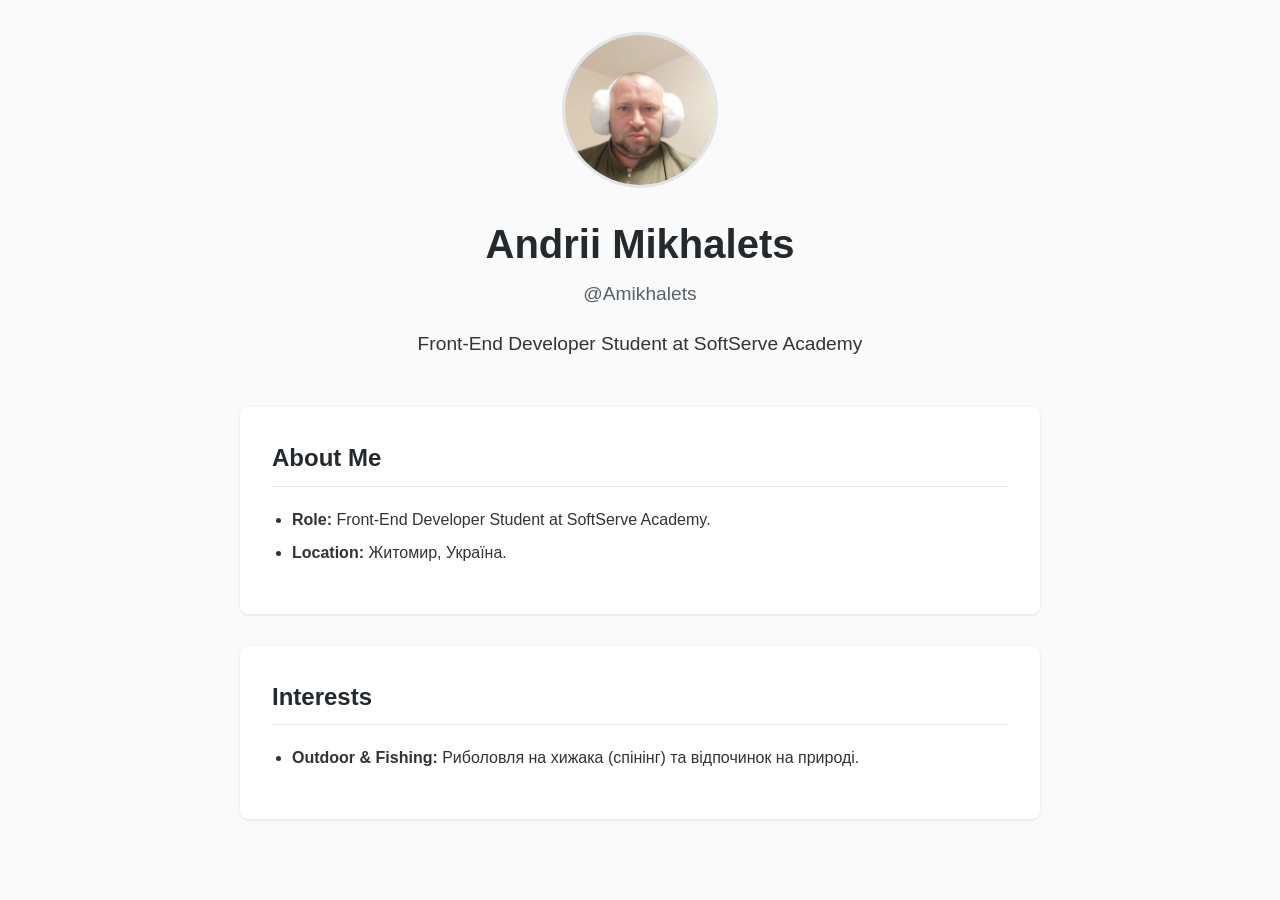
<file: index.html>
<!DOCTYPE html>
<html lang="en">
<head>
    <meta charset="UTF-8">
    <meta name="viewport" content="width=device-width, initial-scale=1.0">
    <title>Andrii Mikhalets | Profile</title>
    <style>
        body {
            font-family: -apple-system, BlinkMacSystemFont, "Segoe UI", Roboto, Helvetica, Arial, sans-serif;
            line-height: 1.6;
            color: #333;
            max-width: 800px;
            margin: 0 auto;
            padding: 2rem;
            background-color: #fafafa;
        }
        header {
            text-align: center;
            margin-bottom: 3rem;
        }
        .profile-photo {
            width: 150px;
            height: 150px;
            border-radius: 50%;
            object-fit: cover;
            margin-bottom: 1rem;
            border: 3px solid #e1e4e8;
        }
        h1 {
            margin: 0;
            font-size: 2.5rem;
            color: #24292e;
        }
        .username {
            font-size: 1.2rem;
            color: #586069;
            margin-top: 0.2rem;
            margin-bottom: 1rem;
        }
        .role {
            font-size: 1.2rem;
            font-weight: 500;
        }
        .links a {
            color: #0366d6;
            text-decoration: none;
            margin: 0 10px;
            font-weight: 600;
        }
        .links a:hover {
            text-decoration: underline;
        }
        section {
            background: #fff;
            padding: 2rem;
            border-radius: 8px;
            box-shadow: 0 1px 3px rgba(0,0,0,0.1);
            margin-bottom: 2rem;
        }
        h2 {
            border-bottom: 1px solid #eaecef;
            padding-bottom: 0.5rem;
            margin-top: 0;
            color: #24292e;
        }
        ul {
            padding-left: 20px;
        }
        li {
            margin-bottom: 0.5rem;
        }
    </style>
</head>
<body>

    <header>
        
        <img src="photo.jpg" alt="Andrii Mikhalets" class="profile-photo">
        <h1>Andrii Mikhalets</h1>
        <p class="username">@Amikhalets</p>
        <p class="role">Front-End Developer Student at SoftServe Academy</p>
       
    </header>

    <main>
        <section>
            <h2>About Me</h2>
            <ul>
                <li><strong>Role:</strong> Front-End Developer Student at SoftServe Academy.</li>
                <li><strong>Location:</strong> Житомир, Україна.</li>
            </ul>
        </section>

        <section>
            <h2>Interests</h2>
            <ul>
                                <li><strong>Outdoor & Fishing:</strong> Риболовля на хижака (спінінг) та відпочинок на природі.</li>
                </ul>
        </section>
    </main>

</body>
</html>
</file>
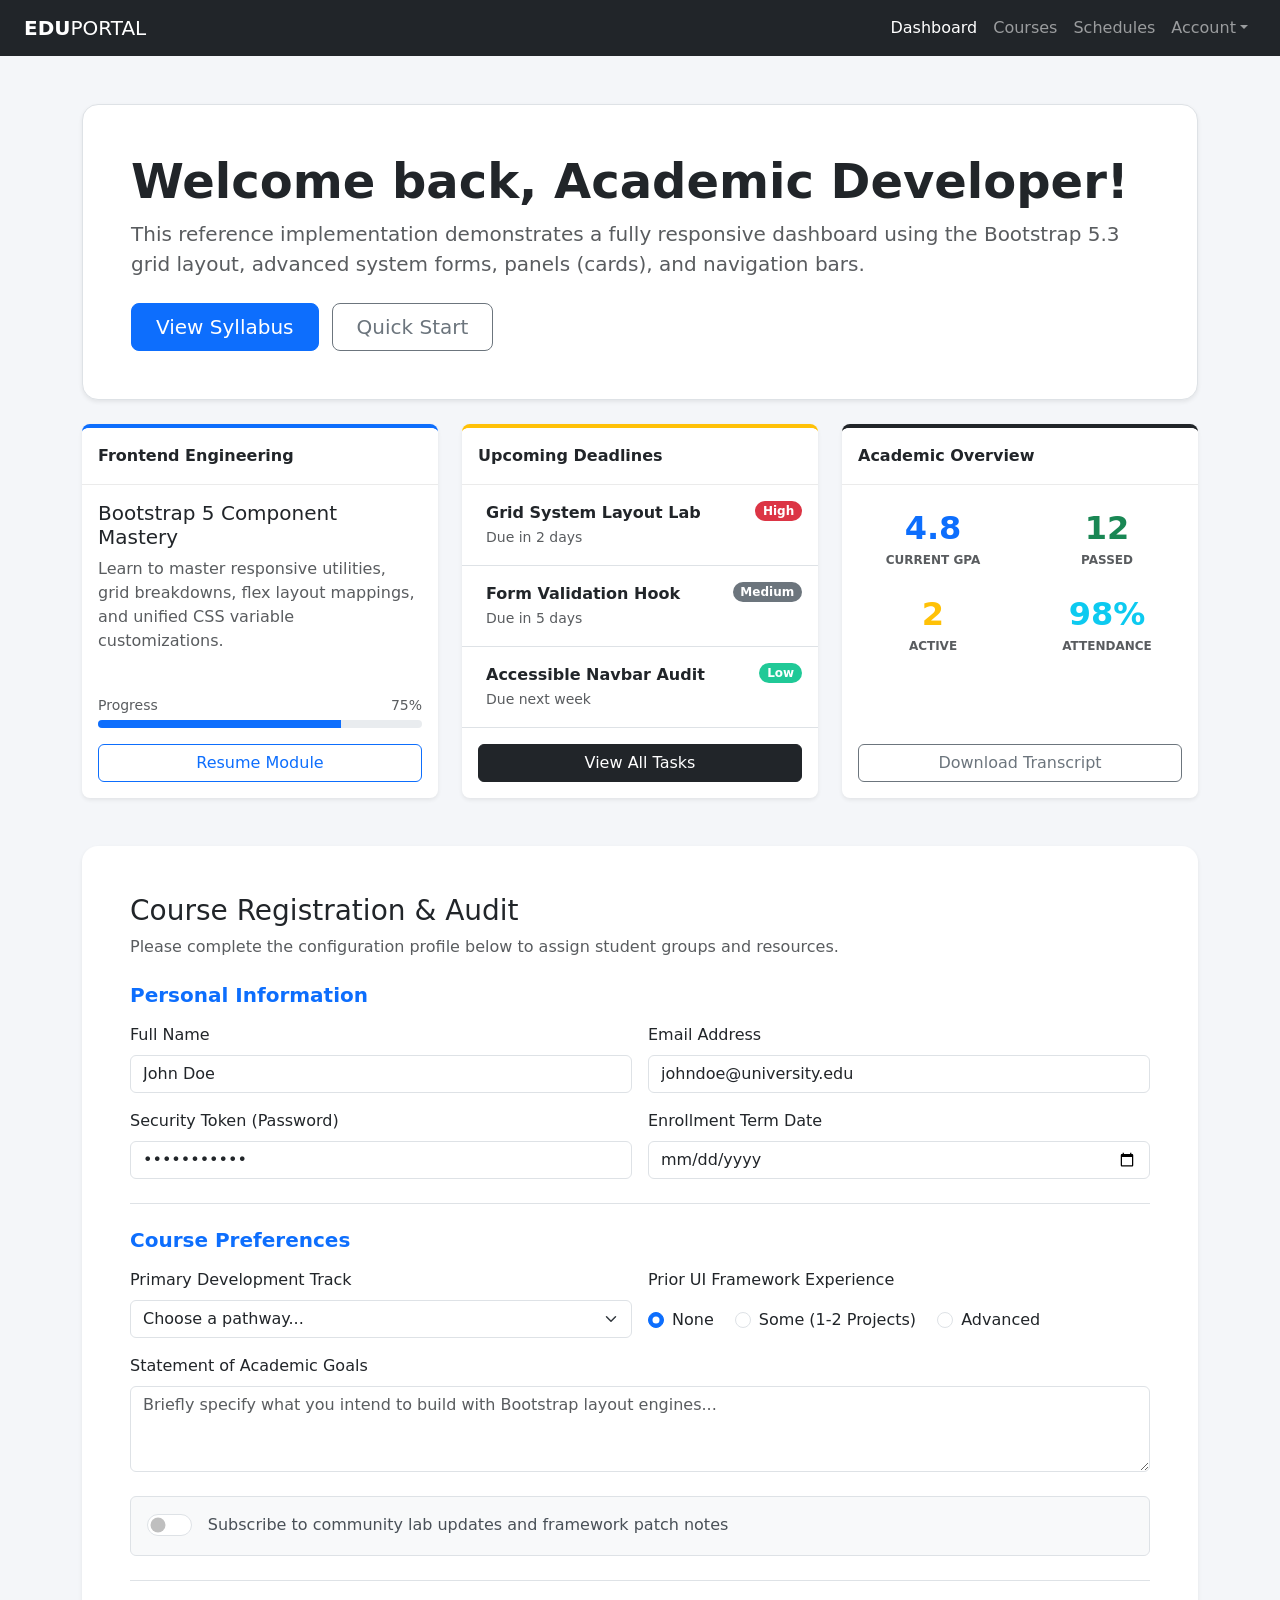
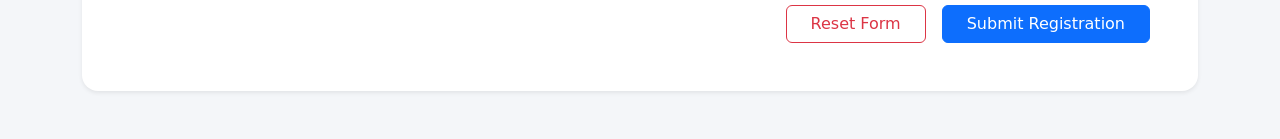
<file: Bootstrap/Index.html>
<!DOCTYPE html>
<html lang="en">
<head>
    <meta charset="UTF-8">
    <meta name="viewport" content="width=device-width, initial-scale=1.0">
    <title>EDUPORTAL Dashboard</title>
    <link href="https://cdn.jsdelivr.net/npm/bootstrap@5.3.0/dist/css/bootstrap.min.css" rel="stylesheet">
    <link rel="stylesheet" href="style.css">
</head>
<body>

    <nav class="navbar navbar-expand-lg navbar-dark bg-dark">
        <div class="container-fluid px-4">
            <a class="navbar-brand" href="#"><strong>EDU</strong>PORTAL</a>
            <button class="navbar-toggler" type="button" data-bs-toggle="collapse" data-bs-target="#navbarNav">
                <span class="navbar-toggler-icon"></span>
            </button>
            <div class="collapse navbar-collapse" id="navbarNav">
                <ul class="navbar-nav ms-auto">
                    <li class="nav-item"><a class="nav-link active" href="#">Dashboard</a></li>
                    <li class="nav-item"><a class="nav-link" href="#">Courses</a></li>
                    <li class="nav-item"><a class="nav-link" href="#">Schedules</a></li>
                    <li class="nav-item dropdown">
                        <a class="nav-link dropdown-toggle" href="#" data-bs-toggle="dropdown">Account</a>
                        <ul class="dropdown-menu dropdown-menu-end">
                            <li><a class="dropdown-item" href="#">My Profile</a></li>
                            <li><a class="dropdown-item" href="#">Settings</a></li>
                            <li><hr class="dropdown-divider"></li>
                            <li><a class="dropdown-item" href="#">Logout</a></li>
                        </ul>
                    </li>
                </ul>
            </div>
        </div>
    </nav>

    <div class="container my-5">
        
        <div class="bg-white p-5 rounded-4 shadow-sm mb-4 border">
            <h1 class="display-5 fw-bold">Welcome back, Academic Developer!</h1>
            <p class="fs-5 text-muted mb-4">This reference implementation demonstrates a fully responsive dashboard using the Bootstrap 5.3 grid layout, advanced system forms, panels (cards), and navigation bars.</p>
            <button class="btn btn-primary btn-lg px-4 me-md-2">View Syllabus</button>
            <button class="btn btn-outline-secondary btn-lg px-4">Quick Start</button>
        </div>

        <div class="row g-4 mb-5">
            
            <div class="col-12 col-lg-4">
                <div class="card h-100 shadow-sm border-0 border-top border-primary border-4 custom-card">
                    <div class="card-header bg-white fw-bold py-3">Frontend Engineering</div>
                    <div class="card-body d-flex flex-column">
                        <h5 class="card-title">Bootstrap 5 Component Mastery</h5>
                        <p class="card-text text-muted">Learn to master responsive utilities, grid breakdowns, flex layout mappings, and unified CSS variable customizations.</p>
                        <div class="mt-auto">
                            <div class="d-flex justify-content-between text-muted small mb-1">
                                <span>Progress</span>
                                <span>75%</span>
                            </div>
                            <div class="progress mb-3" style="height: 8px;">
                                <div class="progress-bar" style="width: 75%"></div>
                            </div>
                            <button class="btn btn-outline-primary w-100">Resume Module</button>
                        </div>
                    </div>
                </div>
            </div>

            <div class="col-12 col-lg-4">
                <div class="card h-100 shadow-sm border-0 border-top border-warning border-4 custom-card">
                    <div class="card-header bg-white fw-bold py-3">Upcoming Deadlines</div>
                    <div class="card-body p-0 d-flex flex-column">
                        <ul class="list-group list-group-flush mb-auto">
                            <li class="list-group-item d-flex justify-content-between align-items-start py-3">
                                <div class="ms-2 me-auto">
                                    <div class="fw-bold">Grid System Layout Lab</div>
                                    <small class="text-muted">Due in 2 days</small>
                                </div>
                                <span class="badge bg-danger rounded-pill">High</span>
                            </li>
                            <li class="list-group-item d-flex justify-content-between align-items-start py-3">
                                <div class="ms-2 me-auto">
                                    <div class="fw-bold">Form Validation Hook</div>
                                    <small class="text-muted">Due in 5 days</small>
                                </div>
                                <span class="badge bg-secondary rounded-pill">Medium</span>
                            </li>
                            <li class="list-group-item d-flex justify-content-between align-items-start py-3">
                                <div class="ms-2 me-auto">
                                    <div class="fw-bold">Accessible Navbar Audit</div>
                                    <small class="text-muted">Due next week</small>
                                </div>
                                <span class="badge bg-success rounded-pill" style="background-color: #20c997 !important;">Low</span>
                            </li>
                        </ul>
                        <div class="p-3 border-top mt-auto">
                            <button class="btn btn-dark w-100">View All Tasks</button>
                        </div>
                    </div>
                </div>
            </div>

            <div class="col-12 col-lg-4">
                <div class="card h-100 shadow-sm border-0 border-top border-dark border-4 custom-card">
                    <div class="card-header bg-white fw-bold py-3">Academic Overview</div>
                    <div class="card-body d-flex flex-column justify-content-center">
                        <div class="row text-center mb-4 mt-2">
                            <div class="col-6">
                                <h2 class="fw-bold text-primary mb-0">4.8</h2>
                                <small class="text-muted text-uppercase fw-semibold" style="font-size: 0.75rem;">Current GPA</small>
                            </div>
                            <div class="col-6">
                                <h2 class="fw-bold text-success mb-0">12</h2>
                                <small class="text-muted text-uppercase fw-semibold" style="font-size: 0.75rem;">Passed</small>
                            </div>
                        </div>
                        <div class="row text-center mb-4">
                            <div class="col-6">
                                <h2 class="fw-bold text-warning mb-0">2</h2>
                                <small class="text-muted text-uppercase fw-semibold" style="font-size: 0.75rem;">Active</small>
                            </div>
                            <div class="col-6">
                                <h2 class="fw-bold text-info mb-0" style="color: #0dcaf0 !important;">98%</h2>
                                <small class="text-muted text-uppercase fw-semibold" style="font-size: 0.75rem;">Attendance</small>
                            </div>
                        </div>
                        <button class="btn btn-outline-secondary w-100 mt-auto">Download Transcript</button>
                    </div>
                </div>
            </div>
        </div>

        <div class="card shadow-sm border-0 mb-5 rounded-4 custom-card">
            <div class="card-body p-5">
                <h3 class="mb-2">Course Registration & Audit</h3>
                <p class="text-muted mb-4">Please complete the configuration profile below to assign student groups and resources.</p>
                
                <form>
                    <h5 class="mb-3 text-primary fw-semibold">Personal Information</h5>
                    <div class="row g-3 mb-4">
                        <div class="col-md-6">
                            <label class="form-label">Full Name</label>
                            <input type="text" class="form-control" value="John Doe">
                        </div>
                        <div class="col-md-6">
                            <label class="form-label">Email Address</label>
                            <input type="email" class="form-control" value="johndoe@university.edu">
                        </div>
                        <div class="col-md-6">
                            <label class="form-label">Security Token (Password)</label>
                            <input type="password" class="form-control" value="password123">
                        </div>
                        <div class="col-md-6">
                            <label class="form-label">Enrollment Term Date</label>
                            <input type="date" class="form-control">
                        </div>
                    </div>

                    <h5 class="mb-3 text-primary fw-semibold border-top pt-4">Course Preferences</h5>
                    <div class="row g-3 mb-4">
                        <div class="col-md-6">
                            <label class="form-label">Primary Development Track</label>
                            <select class="form-select">
                                <option selected>Choose a pathway...</option>
                                <option value="1">Frontend Architecture</option>
                                <option value="2">Backend Engineering</option>
                                <option value="3">Full-Stack Advanced</option>
                            </select>
                        </div>
                        <div class="col-md-6">
                            <label class="form-label d-block">Prior UI Framework Experience</label>
                            <div class="form-check form-check-inline mt-2">
                                <input class="form-check-input" type="radio" name="experience" id="expNone" checked>
                                <label class="form-check-label" for="expNone">None</label>
                            </div>
                            <div class="form-check form-check-inline">
                                <input class="form-check-input" type="radio" name="experience" id="expSome">
                                <label class="form-check-label" for="expSome">Some (1-2 Projects)</label>
                            </div>
                            <div class="form-check form-check-inline">
                                <input class="form-check-input" type="radio" name="experience" id="expAdv">
                                <label class="form-check-label" for="expAdv">Advanced</label>
                            </div>
                        </div>
                        <div class="col-12">
                            <label class="form-label">Statement of Academic Goals</label>
                            <textarea class="form-control" rows="3" placeholder="Briefly specify what you intend to build with Bootstrap layout engines..."></textarea>
                        </div>
                    </div>

                    <div class="mb-4 bg-light p-3 rounded border">
                        <div class="form-check form-switch d-flex align-items-center">
                            <input class="form-check-input mt-0" type="checkbox" id="newsletterSwitch">
                            <label class="form-check-label ms-3" for="newsletterSwitch">Subscribe to community lab updates and framework patch notes</label>
                        </div>
                    </div>

                    <div class="d-flex justify-content-center justify-content-md-end gap-3 border-top pt-4">
                        <button type="reset" class="btn btn-outline-danger px-4">Reset Form</button>
                        <button type="submit" class="btn btn-primary px-4">Submit Registration</button>
                    </div>
                </form>
            </div>
        </div>

    </div> <script src="https://cdn.jsdelivr.net/npm/bootstrap@5.3.0/dist/js/bootstrap.bundle.min.js"></script>
</body>
</html>
</file>
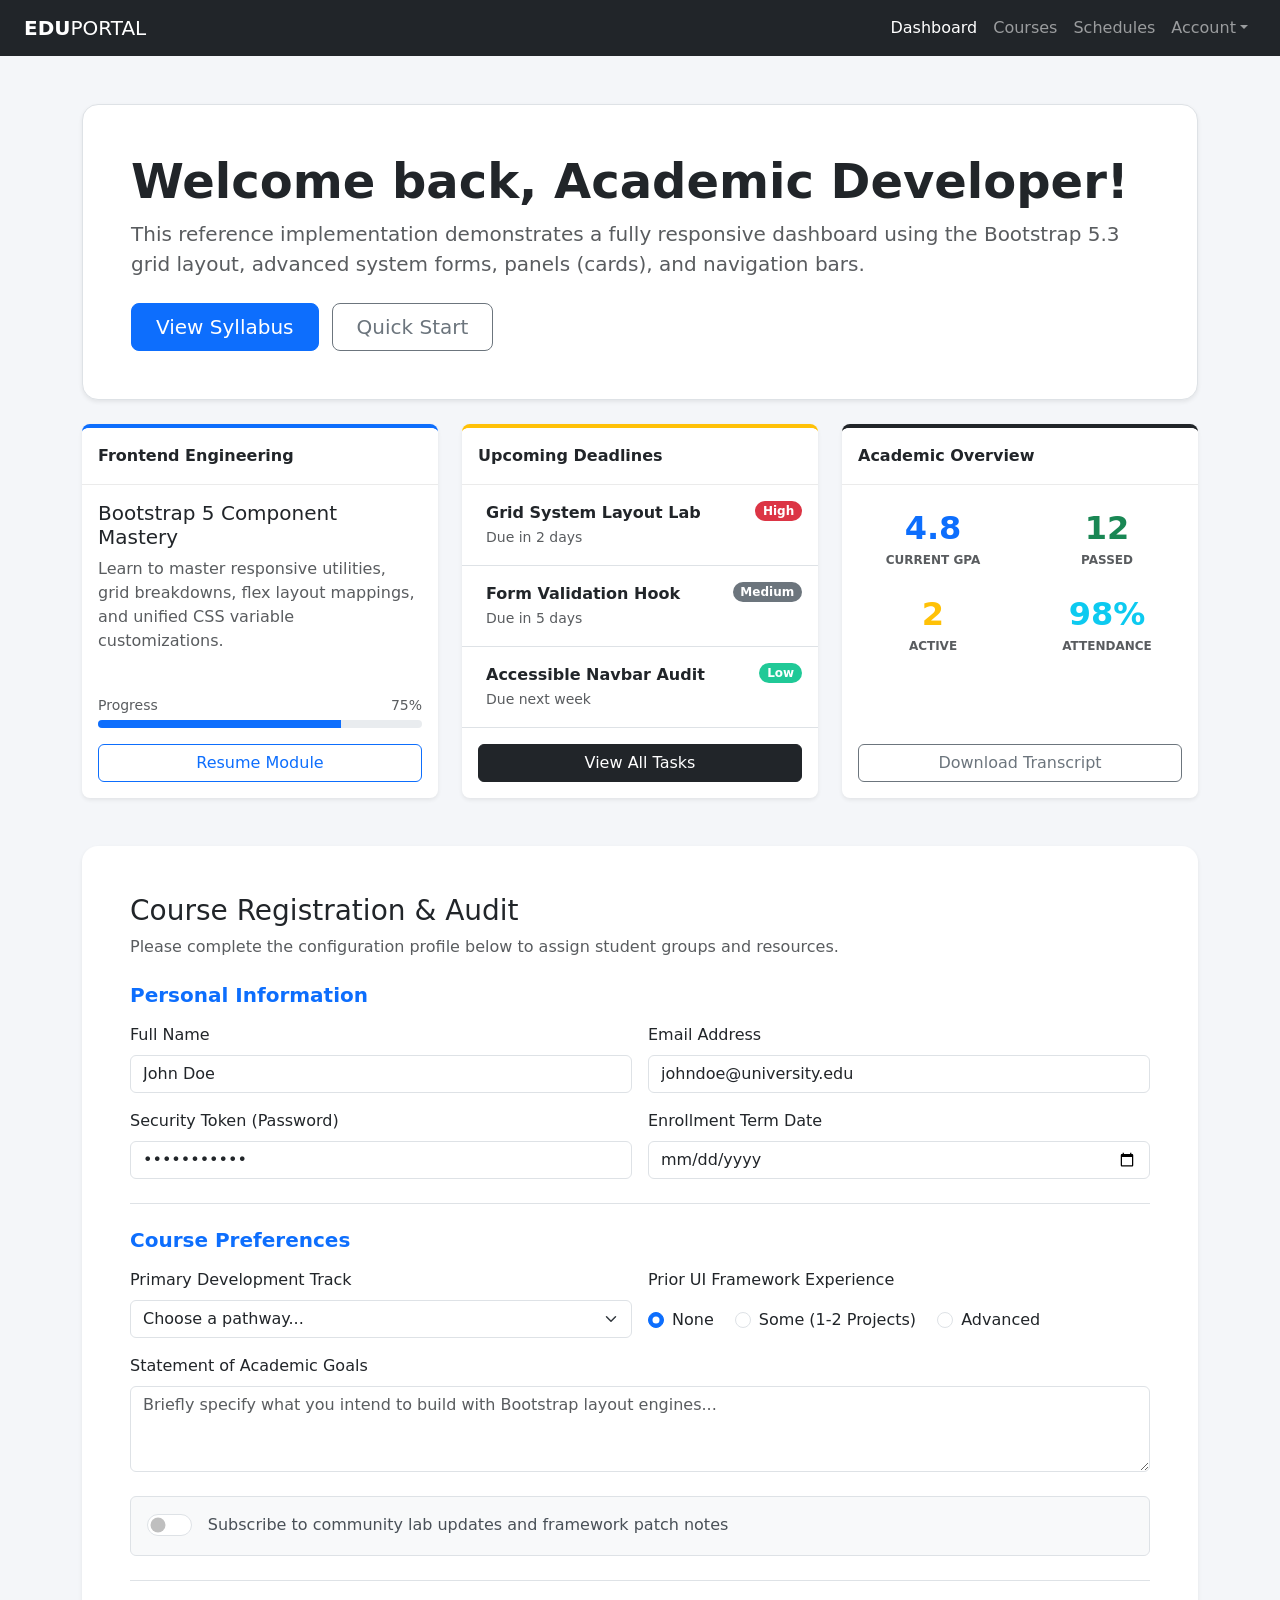
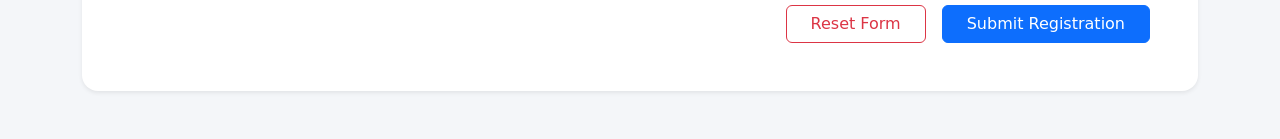
<file: Bootstrap/index.html>
<!DOCTYPE html>
<html lang="en">
<head>
    <meta charset="UTF-8">
    <meta name="viewport" content="width=device-width, initial-scale=1.0">
    <title>EDUPORTAL Dashboard</title>
    <link href="https://cdn.jsdelivr.net/npm/bootstrap@5.3.0/dist/css/bootstrap.min.css" rel="stylesheet">
    <link rel="stylesheet" href="style.css">
</head>
<body>

    <nav class="navbar navbar-expand-lg navbar-dark bg-dark">
        <div class="container-fluid px-4">
            <a class="navbar-brand" href="#"><strong>EDU</strong>PORTAL</a>
            <button class="navbar-toggler" type="button" data-bs-toggle="collapse" data-bs-target="#navbarNav">
                <span class="navbar-toggler-icon"></span>
            </button>
            <div class="collapse navbar-collapse" id="navbarNav">
                <ul class="navbar-nav ms-auto">
                    <li class="nav-item"><a class="nav-link active" href="#">Dashboard</a></li>
                    <li class="nav-item"><a class="nav-link" href="#">Courses</a></li>
                    <li class="nav-item"><a class="nav-link" href="#">Schedules</a></li>
                    <li class="nav-item dropdown">
                        <a class="nav-link dropdown-toggle" href="#" data-bs-toggle="dropdown">Account</a>
                        <ul class="dropdown-menu dropdown-menu-end">
                            <li><a class="dropdown-item" href="#">My Profile</a></li>
                            <li><a class="dropdown-item" href="#">Settings</a></li>
                            <li><hr class="dropdown-divider"></li>
                            <li><a class="dropdown-item" href="#">Logout</a></li>
                        </ul>
                    </li>
                </ul>
            </div>
        </div>
    </nav>

    <div class="container my-5">
        
        <div class="bg-white p-5 rounded-4 shadow-sm mb-4 border">
            <h1 class="display-5 fw-bold">Welcome back, Academic Developer!</h1>
            <p class="fs-5 text-muted mb-4">This reference implementation demonstrates a fully responsive dashboard using the Bootstrap 5.3 grid layout, advanced system forms, panels (cards), and navigation bars.</p>
            <button class="btn btn-primary btn-lg px-4 me-md-2">View Syllabus</button>
            <button class="btn btn-outline-secondary btn-lg px-4">Quick Start</button>
        </div>

        <div class="row g-4 mb-5">
            
            <div class="col-12 col-lg-4">
                <div class="card h-100 shadow-sm border-0 border-top border-primary border-4 custom-card">
                    <div class="card-header bg-white fw-bold py-3">Frontend Engineering</div>
                    <div class="card-body d-flex flex-column">
                        <h5 class="card-title">Bootstrap 5 Component Mastery</h5>
                        <p class="card-text text-muted">Learn to master responsive utilities, grid breakdowns, flex layout mappings, and unified CSS variable customizations.</p>
                        <div class="mt-auto">
                            <div class="d-flex justify-content-between text-muted small mb-1">
                                <span>Progress</span>
                                <span>75%</span>
                            </div>
                            <div class="progress mb-3" style="height: 8px;">
                                <div class="progress-bar" style="width: 75%"></div>
                            </div>
                            <button class="btn btn-outline-primary w-100">Resume Module</button>
                        </div>
                    </div>
                </div>
            </div>

            <div class="col-12 col-lg-4">
                <div class="card h-100 shadow-sm border-0 border-top border-warning border-4 custom-card">
                    <div class="card-header bg-white fw-bold py-3">Upcoming Deadlines</div>
                    <div class="card-body p-0 d-flex flex-column">
                        <ul class="list-group list-group-flush mb-auto">
                            <li class="list-group-item d-flex justify-content-between align-items-start py-3">
                                <div class="ms-2 me-auto">
                                    <div class="fw-bold">Grid System Layout Lab</div>
                                    <small class="text-muted">Due in 2 days</small>
                                </div>
                                <span class="badge bg-danger rounded-pill">High</span>
                            </li>
                            <li class="list-group-item d-flex justify-content-between align-items-start py-3">
                                <div class="ms-2 me-auto">
                                    <div class="fw-bold">Form Validation Hook</div>
                                    <small class="text-muted">Due in 5 days</small>
                                </div>
                                <span class="badge bg-secondary rounded-pill">Medium</span>
                            </li>
                            <li class="list-group-item d-flex justify-content-between align-items-start py-3">
                                <div class="ms-2 me-auto">
                                    <div class="fw-bold">Accessible Navbar Audit</div>
                                    <small class="text-muted">Due next week</small>
                                </div>
                                <span class="badge bg-success rounded-pill" style="background-color: #20c997 !important;">Low</span>
                            </li>
                        </ul>
                        <div class="p-3 border-top mt-auto">
                            <button class="btn btn-dark w-100">View All Tasks</button>
                        </div>
                    </div>
                </div>
            </div>

            <div class="col-12 col-lg-4">
                <div class="card h-100 shadow-sm border-0 border-top border-dark border-4 custom-card">
                    <div class="card-header bg-white fw-bold py-3">Academic Overview</div>
                    <div class="card-body d-flex flex-column justify-content-center">
                        <div class="row text-center mb-4 mt-2">
                            <div class="col-6">
                                <h2 class="fw-bold text-primary mb-0">4.8</h2>
                                <small class="text-muted text-uppercase fw-semibold" style="font-size: 0.75rem;">Current GPA</small>
                            </div>
                            <div class="col-6">
                                <h2 class="fw-bold text-success mb-0">12</h2>
                                <small class="text-muted text-uppercase fw-semibold" style="font-size: 0.75rem;">Passed</small>
                            </div>
                        </div>
                        <div class="row text-center mb-4">
                            <div class="col-6">
                                <h2 class="fw-bold text-warning mb-0">2</h2>
                                <small class="text-muted text-uppercase fw-semibold" style="font-size: 0.75rem;">Active</small>
                            </div>
                            <div class="col-6">
                                <h2 class="fw-bold text-info mb-0" style="color: #0dcaf0 !important;">98%</h2>
                                <small class="text-muted text-uppercase fw-semibold" style="font-size: 0.75rem;">Attendance</small>
                            </div>
                        </div>
                        <button class="btn btn-outline-secondary w-100 mt-auto">Download Transcript</button>
                    </div>
                </div>
            </div>
        </div>

        <div class="card shadow-sm border-0 mb-5 rounded-4 custom-card">
            <div class="card-body p-5">
                <h3 class="mb-2">Course Registration & Audit</h3>
                <p class="text-muted mb-4">Please complete the configuration profile below to assign student groups and resources.</p>
                
                <form>
                    <h5 class="mb-3 text-primary fw-semibold">Personal Information</h5>
                    <div class="row g-3 mb-4">
                        <div class="col-md-6">
                            <label class="form-label">Full Name</label>
                            <input type="text" class="form-control" value="John Doe">
                        </div>
                        <div class="col-md-6">
                            <label class="form-label">Email Address</label>
                            <input type="email" class="form-control" value="johndoe@university.edu">
                        </div>
                        <div class="col-md-6">
                            <label class="form-label">Security Token (Password)</label>
                            <input type="password" class="form-control" value="password123">
                        </div>
                        <div class="col-md-6">
                            <label class="form-label">Enrollment Term Date</label>
                            <input type="date" class="form-control">
                        </div>
                    </div>

                    <h5 class="mb-3 text-primary fw-semibold border-top pt-4">Course Preferences</h5>
                    <div class="row g-3 mb-4">
                        <div class="col-md-6">
                            <label class="form-label">Primary Development Track</label>
                            <select class="form-select">
                                <option selected>Choose a pathway...</option>
                                <option value="1">Frontend Architecture</option>
                                <option value="2">Backend Engineering</option>
                                <option value="3">Full-Stack Advanced</option>
                            </select>
                        </div>
                        <div class="col-md-6">
                            <label class="form-label d-block">Prior UI Framework Experience</label>
                            <div class="form-check form-check-inline mt-2">
                                <input class="form-check-input" type="radio" name="experience" id="expNone" checked>
                                <label class="form-check-label" for="expNone">None</label>
                            </div>
                            <div class="form-check form-check-inline">
                                <input class="form-check-input" type="radio" name="experience" id="expSome">
                                <label class="form-check-label" for="expSome">Some (1-2 Projects)</label>
                            </div>
                            <div class="form-check form-check-inline">
                                <input class="form-check-input" type="radio" name="experience" id="expAdv">
                                <label class="form-check-label" for="expAdv">Advanced</label>
                            </div>
                        </div>
                        <div class="col-12">
                            <label class="form-label">Statement of Academic Goals</label>
                            <textarea class="form-control" rows="3" placeholder="Briefly specify what you intend to build with Bootstrap layout engines..."></textarea>
                        </div>
                    </div>

                    <div class="mb-4 bg-light p-3 rounded border">
                        <div class="form-check form-switch d-flex align-items-center">
                            <input class="form-check-input mt-0" type="checkbox" id="newsletterSwitch">
                            <label class="form-check-label ms-3" for="newsletterSwitch">Subscribe to community lab updates and framework patch notes</label>
                        </div>
                    </div>

                    <div class="d-flex justify-content-center justify-content-md-end gap-3 border-top pt-4">
                        <button type="reset" class="btn btn-outline-danger px-4">Reset Form</button>
                        <button type="submit" class="btn btn-primary px-4">Submit Registration</button>
                    </div>
                </form>
            </div>
        </div>

    </div> <script src="https://cdn.jsdelivr.net/npm/bootstrap@5.3.0/dist/js/bootstrap.bundle.min.js"></script>
</body>
</html>
</file>
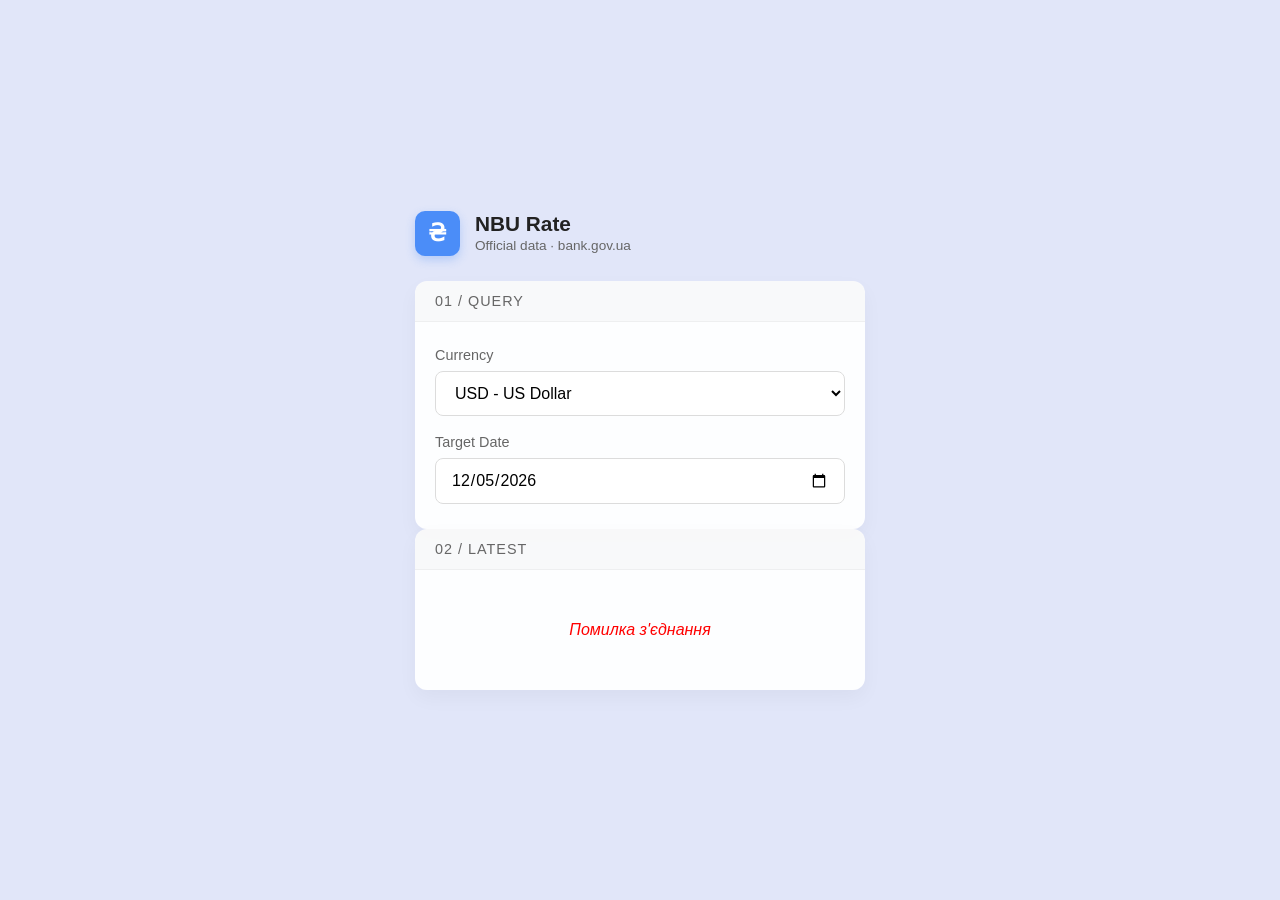
<file: Calculator/index.html>
<!DOCTYPE html>
<html lang="uk">
<head>
    <meta charset="UTF-8">
    <meta name="viewport" content="width=device-width, initial-scale=1.0">
    <title>NBU Rate</title>
    <link rel="stylesheet" href="style.css">
</head>
<body>
    <div class="container">
        <header>
            <div class="brand">
                <span class="logo">₴</span>
                <div class="brand-text">
                    <span class="title">NBU Rate</span>
                    <span class="subtitle">Official data · bank.gov.ua</span>
                </div>
            </div>
        </header>

        <main>
            <section class="panel">
                <div class="panel-header">01 / Query</div>
                <div class="panel-content">
                    <div class="form-group">
                        <label for="currency-select">Currency</label>
                        <select id="currency-select">
                            <option value="USD">USD - US Dollar</option>
                            <option value="EUR">EUR - Euro</option>
                            <option value="PLN">PLN - Polish Zloty</option>
                        </select>
                    </div>
                    <div class="form-group">
                        <label for="date-input">Target Date</label>
                        <input type="date" id="date-input">
                    </div>
                </div>
            </section>

            <section class="panel">
                <div class="panel-header">02 / Latest</div>
                <div class="panel-content" id="latest-rate-container">
                </div>
            </section>
        </main>
    </div>
    <script src="app.js"></script>
</body>
</html>
</file>
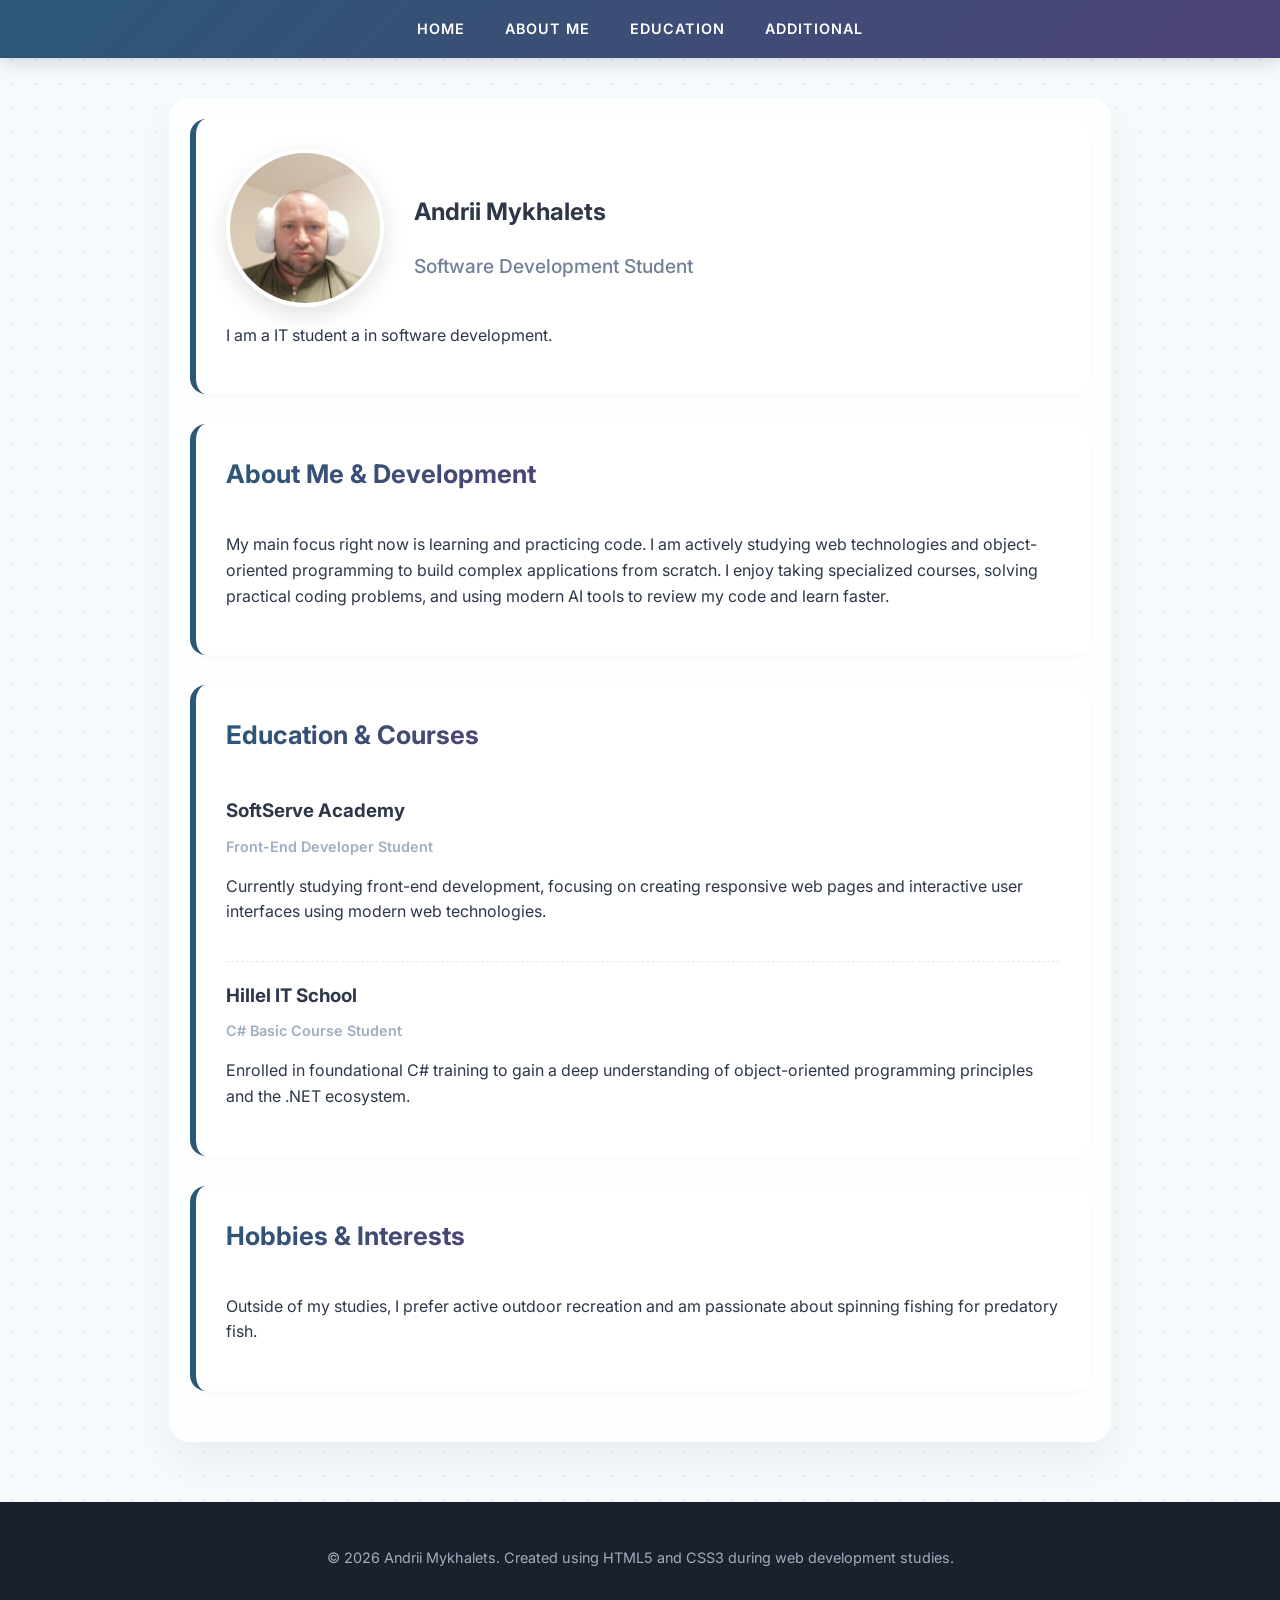
<file: CSS-2HW/index.html>
<!DOCTYPE html>
<html lang="en">
<head>
    <meta charset="UTF-8">
    <meta name="viewport" content="width=device-width, initial-scale=1.0">
    <title>Resume | Andrii Mykhalets</title>
    <link rel="stylesheet" href="style.css">
</head>
<body>

    <header>
        <nav>
            <ul>
                <li><a href="#about">HOME</a></li>
                <li><a href="#personal">ABOUT ME</a></li>
                <li><a href="#education">EDUCATION</a></li>
                <li><a href="#add">ADDITIONAL</a></li>
            </ul>
        </nav>
    </header>

    <div class="container">
        
        <section id="about">
            <div class="profile-wrapper">
                <img src="foto.png" alt="Profile photo of Andrii Mykhalets">
                <div>
                    <h1>Andrii Mykhalets</h1>
                    <p class="subtitle">Software Development Student</p>
                </div>
            </div>
            <p>I am a IT student a in software development.</p>
        </section>

        <section id="personal">
            <h2>About Me & Development</h2>
            <p>My main focus right now is learning and practicing code. I am actively studying web technologies and object-oriented programming to build complex applications from scratch. I enjoy taking specialized courses, solving practical coding problems, and using modern AI tools to review my code and learn faster.</p>
        </section>

        <section id="education">
            <h2>Education & Courses</h2>
            <div class="job-entry">
                <h3>SoftServe Academy</h3>
                <p class="job-date">Front-End Developer Student</p>
                <p>Currently studying front-end development, focusing on creating responsive web pages and interactive user interfaces using modern web technologies.</p>
            </div>
            
            <div class="job-entry" style="margin-top: 15px;">
                <h3>Hillel IT School</h3>
                <p class="job-date">C# Basic Course Student</p>
                <p>Enrolled in foundational C# training to gain a deep understanding of object-oriented programming principles and the .NET ecosystem.</p>
            </div>
        </section>

        <section id="add">
            <h2>Hobbies & Interests</h2>
            <p>Outside of my studies, I prefer active outdoor recreation and am passionate about spinning fishing for predatory fish.</p>
        </section>
    </div>

    <footer>
        <p>&copy; 2026 Andrii Mykhalets. Created using HTML5 and CSS3 during web development studies.</p>
    </footer>

</body>
</html>
</file>
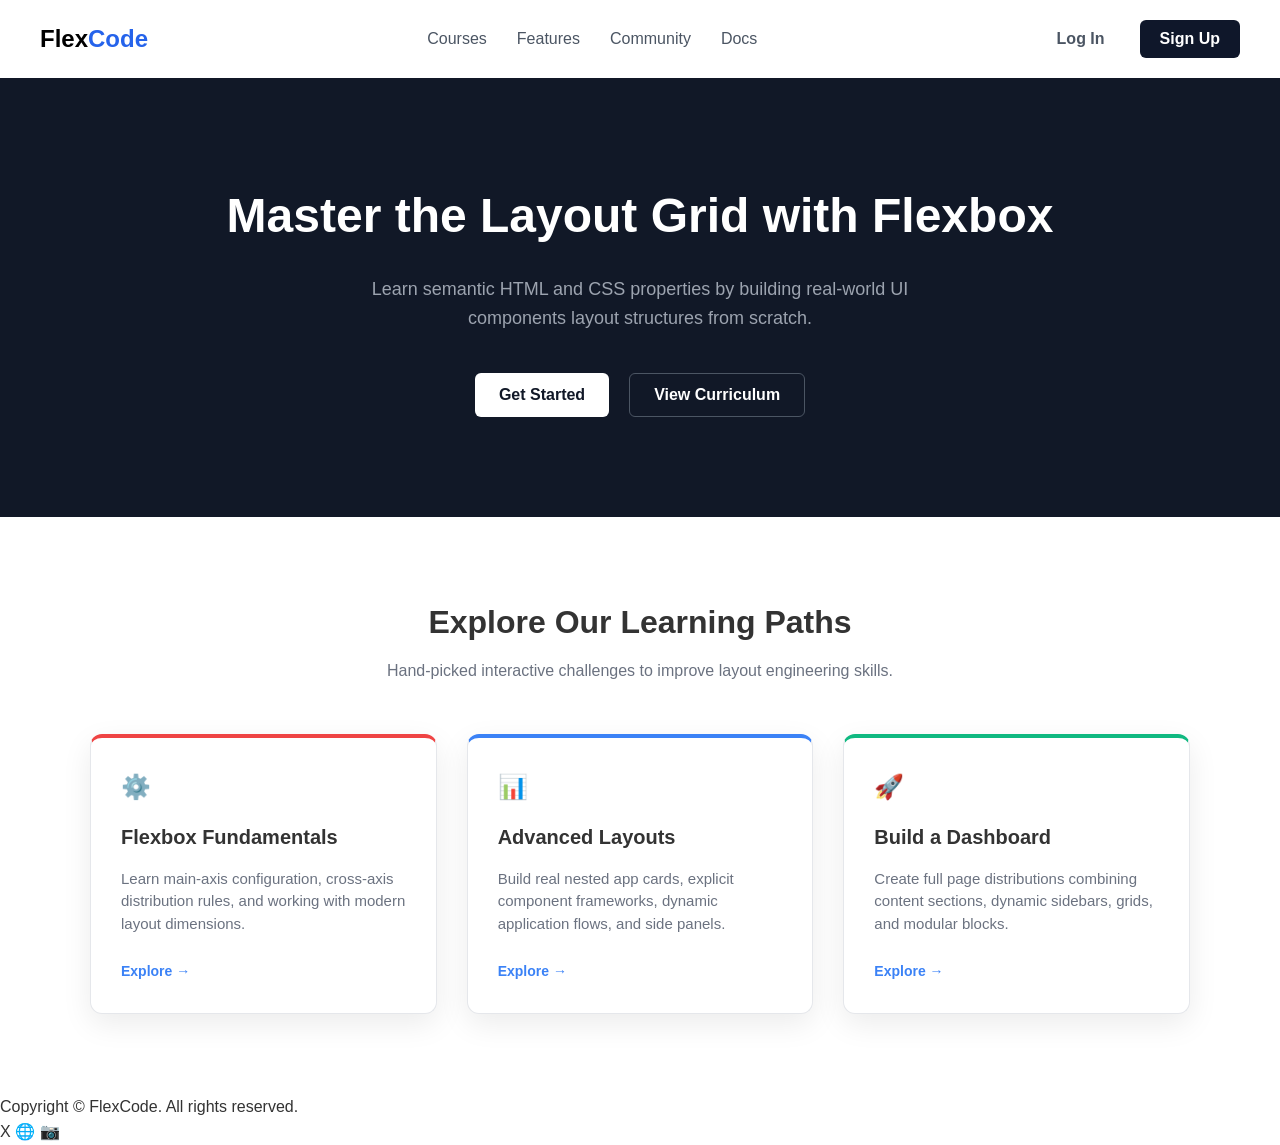
<file: CSS-FlexHW/index.html>
<!DOCTYPE html>
<html lang="uk">
<head>
    <meta charset="UTF-8">
    <meta name="viewport" content="width=device-width, initial-scale=1.0">
    <title>FlexCode - Layout Grid</title>
    <link rel="stylesheet" href="style.css">
</head>
<body>

    <header class="header">
        <div class="logo">
            <span class="text-black">Flex</span><span class="text-blue">Code</span>
        </div>
        
        <nav class="main-nav">
            <a href="#">Courses</a>
            <a href="#">Features</a>
            <a href="#">Community</a>
            <a href="#">Docs</a>
        </nav>

        <div class="auth-buttons">
            <button class="btn-login">Log In</button>
            <button class="btn-signup">Sign Up</button>
        </div>
    </header>

    <section class="hero">
        <h1>Master the Layout Grid with Flexbox</h1>
        <p>Learn semantic HTML and CSS properties by building real-world UI components layout structures from scratch.</p>
        <div class="hero-actions">
            <button class="btn-light">Get Started</button>
            <button class="btn-dark">View Curriculum</button>
        </div>
    </section>

    <section class="learning-paths">
        <h2>Explore Our Learning Paths</h2>
        <p>Hand-picked interactive challenges to improve layout engineering skills.</p>
        
        <div class="cards-container">
            <div class="card card-red">
                <div class="icon">⚙️</div>
                <h3>Flexbox Fundamentals</h3>
                <p>Learn main-axis configuration, cross-axis distribution rules, and working with modern layout dimensions.</p>
                <a href="#" class="explore-link">Explore &rarr;</a>
            </div>

            <div class="card card-blue">
                <div class="icon">📊</div>
                <h3>Advanced Layouts</h3>
                <p>Build real nested app cards, explicit component frameworks, dynamic application flows, and side panels.</p>
                <a href="#" class="explore-link">Explore &rarr;</a>
            </div>

            <div class="card card-green">
                <div class="icon">🚀</div>
                <h3>Build a Dashboard</h3>
                <p>Create full page distributions combining content sections, dynamic sidebars, grids, and modular blocks.</p>
                <a href="#" class="explore-link">Explore &rarr;</a>
            </div>
        </div>
    </section>

    <footer class="footer">
        <p>Copyright © FlexCode. All rights reserved.</p>
        <div class="social-icons">
            <a href="#">X</a>
            <a href="#">🌐</a>
            <a href="#">📷</a>
        </div>
    </footer>

</body>
</html>
</file>
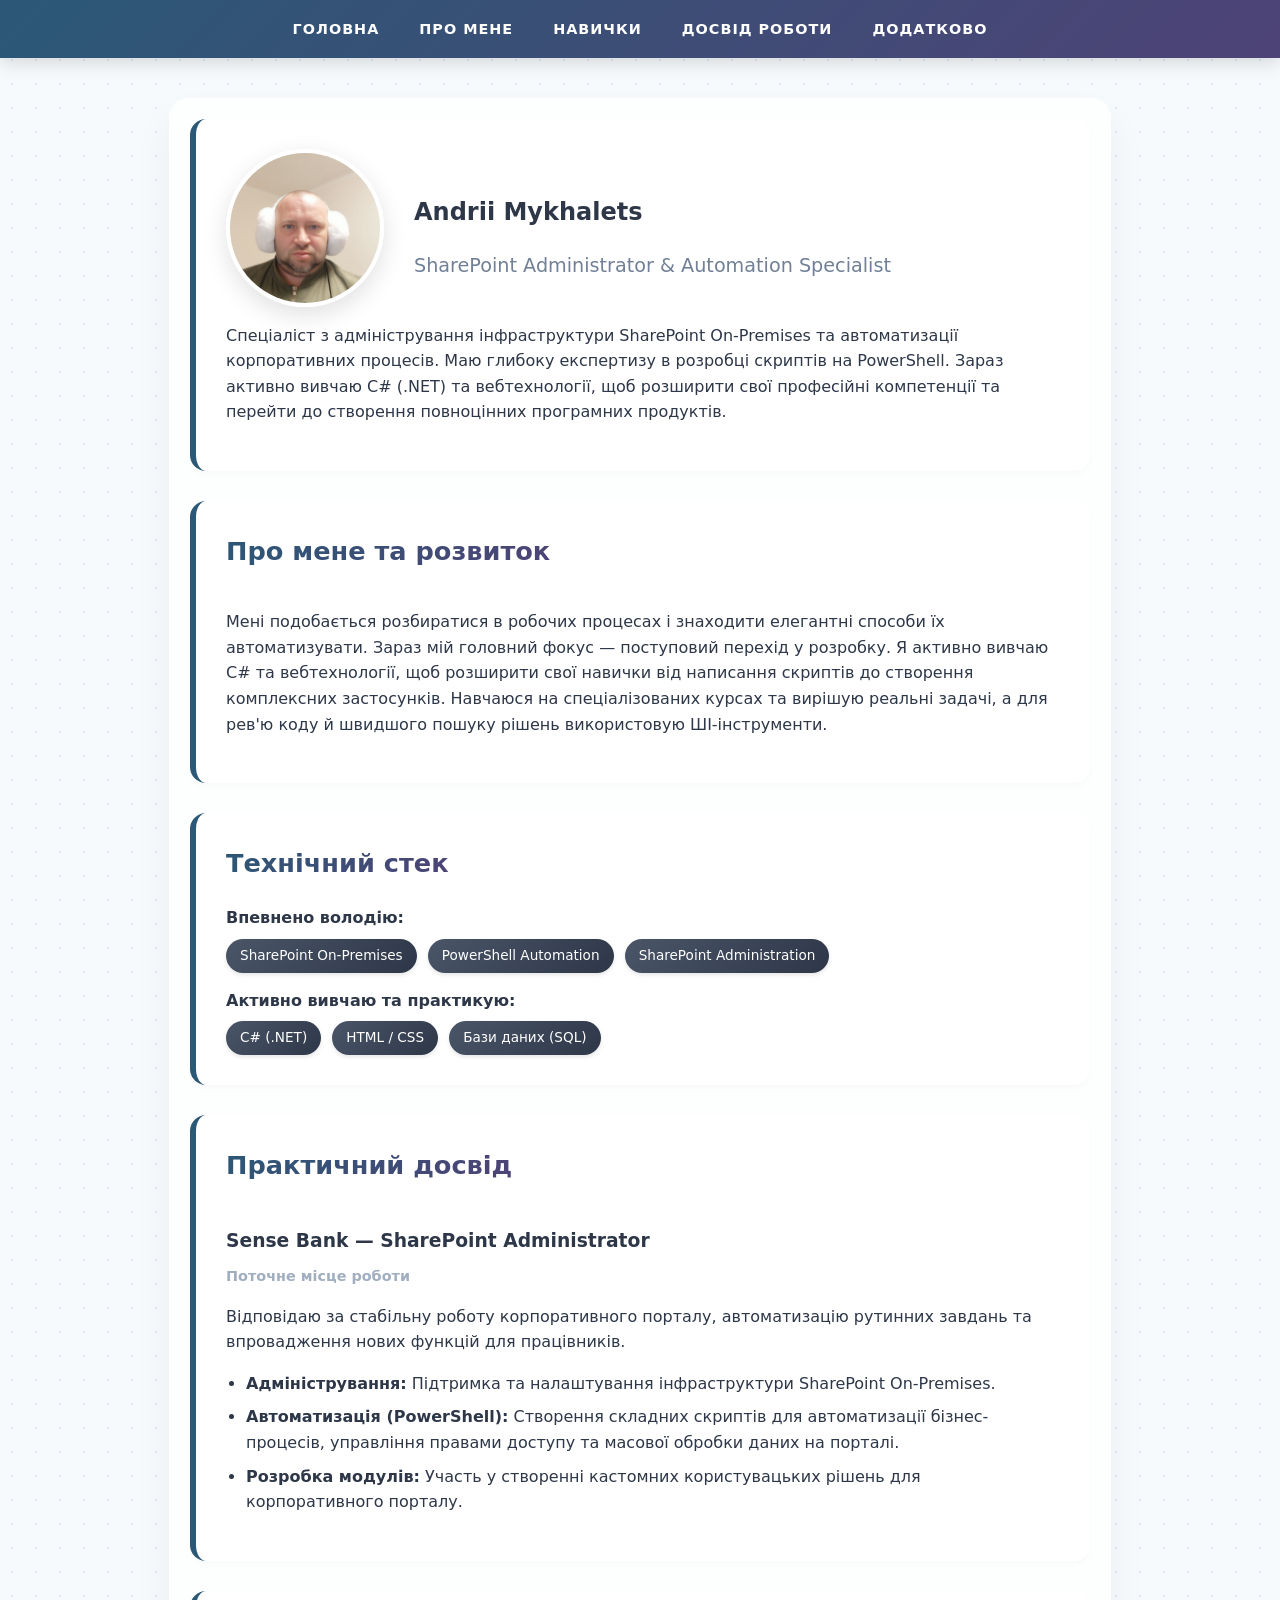
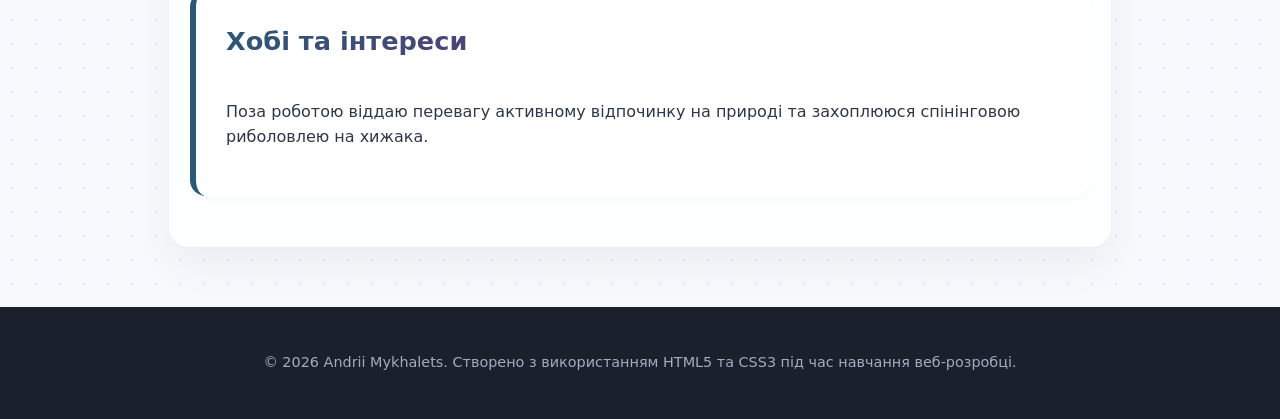
<file: CSS4/index.html>
<!DOCTYPE html>
<html lang="uk">
<head>
    <meta charset="UTF-8">
    <meta name="viewport" content="width=device-width, initial-scale=1.0">
    <title>Резюме | Andrii Mykhalets</title>
    <link rel="stylesheet" href="style.css">
</head>
<body>

    <header>
        <nav>
            <ul>
                <li><a href="#about">ГОЛОВНА</a></li>
                <li><a href="#personal">ПРО МЕНЕ</a></li>
                <li><a href="#skills">НАВИЧКИ</a></li>
                <li><a href="#work">ДОСВІД РОБОТИ</a></li>
                <li><a href="#add">ДОДАТКОВО</a></li>
            </ul>
        </nav>
    </header>

    <div class="container">
        
        <section id="about">
            <div class="profile-wrapper">
                <img src="foto.png" alt="Фото профілю Andrii Mykhalets">
                <div>
                    <h1>Andrii Mykhalets</h1>
                    <p class="subtitle">SharePoint Administrator & Automation Specialist</p>
                </div>
            </div>
            <p>Спеціаліст з адміністрування інфраструктури SharePoint On-Premises та автоматизації корпоративних процесів. Маю глибоку експертизу в розробці скриптів на PowerShell. Зараз активно вивчаю C# (.NET) та вебтехнології, щоб розширити свої професійні компетенції та перейти до створення повноцінних програмних продуктів.</p>
        </section>

        <section id="personal">
            <h2>Про мене та розвиток</h2>
            <p>Мені подобається розбиратися в робочих процесах і знаходити елегантні способи їх автоматизувати. Зараз мій головний фокус — поступовий перехід у розробку. Я активно вивчаю C# та вебтехнології, щоб розширити свої навички від написання скриптів до створення комплексних застосунків. Навчаюся на спеціалізованих курсах та вирішую реальні задачі, а для рев'ю коду й швидшого пошуку рішень використовую ШІ-інструменти.</p>
        </section>

        <section id="skills">
            <h2>Технічний стек</h2>
            <div class="skills-container">
                <strong>Впевнено володію:</strong><br>
                <span class="badge">SharePoint On-Premises</span>
                <span class="badge">PowerShell Automation</span>
                <span class="badge">SharePoint Administration</span>
            </div>
            <div class="skills-container" style="margin-top: 15px;">
                <strong>Активно вивчаю та практикую:</strong><br>
                <span class="badge">C# (.NET)</span>
                <span class="badge">HTML / CSS</span>
                <span class="badge">Бази даних (SQL)</span>
            </div>
        </section>

        <section id="work">
            <h2>Практичний досвід</h2>
            <div class="job-entry">
                <h3>Sense Bank — SharePoint Administrator</h3>
                <p class="job-date">Поточне місце роботи</p>
                <p>Відповідаю за стабільну роботу корпоративного порталу, автоматизацію рутинних завдань та впровадження нових функцій для працівників.</p>
                <ul class="work-list">
                    <li><strong>Адміністрування:</strong> Підтримка та налаштування інфраструктури SharePoint On-Premises.</li>
                    <li><strong>Автоматизація (PowerShell):</strong> Створення складних скриптів для автоматизації бізнес-процесів, управління правами доступу та масової обробки даних на порталі.</li>
                    <li><strong>Розробка модулів:</strong> Участь у створенні кастомних користувацьких рішень для корпоративного порталу.</li>
                </ul>
            </div>
        </section>

        <section id="add">
            <h2>Хобі та інтереси</h2>
            <p>Поза роботою віддаю перевагу активному відпочинку на природі та захоплююся спінінговою риболовлею на хижака.</p>
        </section>
    </div>

    <footer>
        <p>&copy; 2026 Andrii Mykhalets. Створено з використанням HTML5 та CSS3 під час навчання веб-розробці.</p>
    </footer>

</body>
</html>
</file>
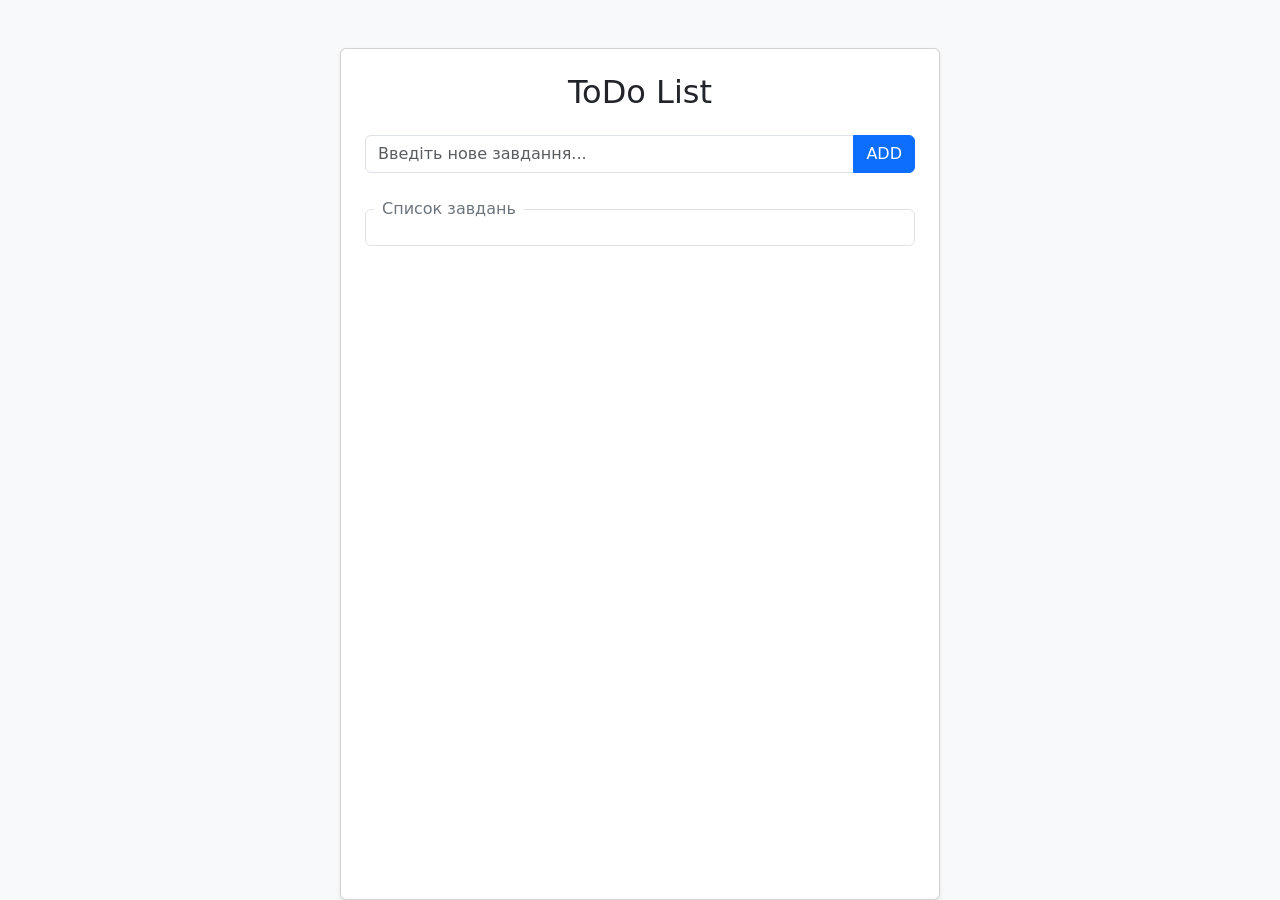
<file: ToDo List/index.html>
<!DOCTYPE html>
<html lang="uk">
<head>
    <meta charset="UTF-8">
    <meta name="viewport" content="width=device-width, initial-scale=1.0">
    <title>ToDo List</title>
    <link href="https://cdn.jsdelivr.net/npm/bootstrap@5.3.2/dist/css/bootstrap.min.css" rel="stylesheet">
</head>
<body class="bg-light d-flex justify-content-center pt-5" style="min-height: 100vh;">

    <div class="card p-4 shadow-sm" style="width: 100%; max-width: 600px;">
        <h2 class="text-center mb-4">ToDo List</h2>
        
        <div class="input-group mb-3">
            <input type="text" id="taskInput" class="form-control" placeholder="Введіть нове завдання...">
            <button class="btn btn-primary" id="addBtn" type="button">ADD</button>
        </div>

        <fieldset class="border p-2 rounded mt-2">
            <legend class="float-none w-auto px-2 fs-6 text-secondary">Список завдань</legend>
            <ul class="list-group list-group-flush" id="taskListContainer">
            </ul>
        </fieldset>
    </div>

    <script>
        const taskList = [];

        class Task {
            constructor(title) {
                this.title = title;
                this.status = "todo";
                this.startDate = this.formatDate(new Date());
                this.endDate = "";
            }

            formatDate(date) {
                const pad = (num) => String(num).padStart(2, '0');
                const yyyy = date.getFullYear();
                const mm = pad(date.getMonth() + 1);
                const dd = pad(date.getDate());
                const hh = pad(date.getHours());
                const min = pad(date.getMinutes());
                return `${yyyy}-${mm}-${dd} ${hh}:${min}`;
            }

            markAsDone() {
                if (this.status !== "done") {
                    this.status = "done";
                    this.endDate = this.formatDate(new Date());
                }
            }
        }

        class ToDoApp {
            constructor() {
                this.inputElement = document.getElementById('taskInput');
                this.addButton = document.getElementById('addBtn');
                this.listContainer = document.getElementById('taskListContainer');

                this.init();
            }

            init() {
                this.addButton.addEventListener('click', () => this.addTask());
                
                this.inputElement.addEventListener('keypress', (e) => {
                    if (e.key === 'Enter') {
                        this.addTask();
                    }
                });
            }

            addTask() {
                const title = this.inputElement.value.trim();
                if (!title) return;

                const newTask = new Task(title);
                taskList.push(newTask);
                
                this.inputElement.value = '';
                this.render();
            }

            toggleTaskStatus(index) {
                const task = taskList[index];
                task.markAsDone();
                this.render();
            }

            render() {
                this.listContainer.innerHTML = '';

                taskList.forEach((task, index) => {
                    const li = document.createElement('li');
                    li.className = 'list-group-item d-flex flex-column cursor-pointer';
                    li.style.cursor = 'pointer';

                    const titleSpan = document.createElement('span');
                    titleSpan.textContent = task.title;
                    titleSpan.className = 'fw-bold';

                    const dateSpan = document.createElement('small');
                    
                    if (task.status === 'done') {
                        titleSpan.classList.add('text-decoration-line-through', 'text-muted');
                        dateSpan.className = 'text-muted mt-1';
                        dateSpan.textContent = `Створено: ${task.startDate} | Виконано: ${task.endDate}`;
                    } else {
                        dateSpan.className = 'text-secondary mt-1';
                        dateSpan.textContent = `Створено: ${task.startDate}`;
                    }

                    li.appendChild(titleSpan);
                    li.appendChild(dateSpan);

                    li.addEventListener('click', () => this.toggleTaskStatus(index));

                    this.listContainer.appendChild(li);
                });
            }
        }

        document.addEventListener('DOMContentLoaded', () => {
            new ToDoApp();
        });
    </script>
</body>
</html>
</file>
<file: Bootstrap/style.css>
body {
    background-color: #f4f6f9;
    font-family: system-ui, -apple-system, "Segoe UI", Roboto, "Helvetica Neue", Arial, sans-serif;
}

.custom-card {
    border-radius: 0.5rem;
    overflow: hidden;
}

.card-header {
    border-bottom: 1px solid rgba(0,0,0,0.08);
}

.form-switch .form-check-input {
    width: 2.8em;
    height: 1.4em;
    cursor: pointer;
}

.form-switch .form-check-label {
    cursor: pointer;
    color: #495057;
}

.form-control:focus, .form-select:focus {
    border-color: #86b7fe;
    box-shadow: 0 0 0 0.25rem rgba(13, 110, 253, 0.15);
}
</file>
<file: Calculator/style.css>
:root {
    --bg-main: #e1e6f9;
    --panel-bg: rgba(255, 255, 255, 0.95);
    --text-main: #222222;
    --text-muted: #666666;
    --accent: #4b8df8;
    --border-radius: 12px;
    --shadow: 0 8px 20px rgba(0, 0, 0, 0.04);
}

* { 
    box-sizing: border-box; 
    margin: 0; 
    padding: 0; 
    font-family: 'Segoe UI', Tahoma, sans-serif; 
}

body {
    background: var(--bg-main);
    color: var(--text-main);
    display: flex;
    justify-content: center;
    align-items: center;
    min-height: 100vh;
    padding: 20px;
}

.container {
    width: 100%;
    max-width: 450px;
    display: flex;
    flex-direction: column;
    gap: 20px;
}

header {
    display: flex;
    align-items: center;
    margin-bottom: 5px;
}

.brand { 
    display: flex; 
    align-items: center; 
    gap: 15px; 
}

.logo {
    background: var(--accent);
    color: white;
    width: 45px; 
    height: 45px;
    display: flex; 
    justify-content: center; 
    align-items: center;
    font-size: 1.5rem; 
    font-weight: bold; 
    border-radius: 10px;
    box-shadow: 0 4px 10px rgba(75, 141, 248, 0.3);
}

.title { 
    font-weight: bold; 
    font-size: 1.3rem; 
    display: block; 
}

.subtitle { 
    color: var(--text-muted); 
    font-size: 0.85rem; 
}

.panel {
    background: var(--panel-bg);
    border-radius: var(--border-radius);
    box-shadow: var(--shadow);
    overflow: hidden;
}

.panel-header {
    background: rgba(0, 0, 0, 0.02);
    padding: 12px 20px;
    font-size: 0.9rem;
    color: var(--text-muted);
    border-bottom: 1px solid rgba(0,0,0,0.04);
    text-transform: uppercase;
    letter-spacing: 1px;
}

.panel-content { 
    padding: 25px 20px; 
}

.form-group { 
    margin-bottom: 18px; 
}

.form-group:last-child { 
    margin-bottom: 0; 
}

label { 
    display: block; 
    margin-bottom: 8px; 
    color: var(--text-muted); 
    font-size: 0.9rem; 
}

input, select {
    width: 100%;
    padding: 12px 15px;
    border: 1px solid #dcdcdc;
    border-radius: 8px;
    font-size: 1rem;
    outline: none;
    transition: border-color 0.2s;
    background: white;
}

input:focus, select:focus { 
    border-color: var(--accent); 
}

#latest-rate-container {
    display: flex;
    justify-content: center;
    align-items: center;
    min-height: 120px;
}

.placeholder { 
    color: var(--text-muted); 
    font-style: italic; 
}

.rate-display { 
    text-align: center; 
}

.rate-currency { 
    font-size: 1.2rem; 
    color: var(--text-muted); 
    margin-bottom: 5px; 
}

.rate-value { 
    font-size: 2.8rem; 
    font-weight: 300; 
    color: #1a1a1a; 
}
</file>
<file: CSS-2HW/style.css>
@import url('https://fonts.googleapis.com/css2?family=Inter:wght@400;500;600;700&display=swap');

:root {
    --primary: #2b5876;
    --secondary: #4e4376;
    --text-dark: #2d3748;
    --text-light: #ffffff;
    --bg-color: #f7fafc;
    --accent: #ffd700;
}

html {
    scroll-behavior: smooth;
}

body {
    font-family: 'Inter', system-ui, -apple-system, sans-serif;
    margin: 0;
    padding: 0;
    background-color: var(--bg-color);
    background-image: radial-gradient(#e2e8f0 1.5px, transparent 1.5px);
    background-size: 24px 24px;
    color: var(--text-dark);
    line-height: 1.6;
}

header {
    background: linear-gradient(135deg, var(--primary) 0%, var(--secondary) 100%);
    padding: 1rem 0;
    position: sticky;
    top: 0;
    z-index: 1000;
    box-shadow: 0 4px 20px rgba(0, 0, 0, 0.15);
}

nav ul {
    list-style: none;
    margin: 0;
    padding: 0;
    display: flex;
    justify-content: center;
    flex-wrap: wrap;
    gap: 10px;
}

nav ul li {
    margin: 0 15px;
}

nav ul li a {
    color: var(--text-light);
    text-decoration: none;
    font-weight: 600;
    text-transform: uppercase;
    letter-spacing: 1px;
    font-size: 0.9rem;
    position: relative;
    padding: 5px 0;
    transition: color 0.3s ease;
    outline: none;
}

nav ul li a::after {
    content: '';
    position: absolute;
    width: 0;
    height: 2px;
    bottom: 0;
    left: 0;
    background-color: var(--accent);
    transition: width 0.3s ease;
}

nav ul li a:hover,
nav ul li a:focus-visible {
    color: var(--accent);
}

nav ul li a:hover::after,
nav ul li a:focus-visible::after {
    width: 100%;
}

nav ul li a:focus-visible {
    border-radius: 4px;
    box-shadow: 0 0 0 2px var(--accent);
    padding: 5px;
}

.container {
    max-width: 900px;
    margin: 40px auto;
    padding: 20px;
    background: rgba(255, 255, 255, 0.75);
    backdrop-filter: blur(12px);
    -webkit-backdrop-filter: blur(12px);
    border-radius: 20px;
    border: 1px solid rgba(255, 255, 255, 0.4);
    box-shadow: 0 20px 40px rgba(0, 0, 0, 0.05);
}

section {
    margin-bottom: 30px;
    padding: 30px;
    background: #ffffff;
    border-radius: 16px;
    box-shadow: 0 4px 6px rgba(0, 0, 0, 0.02);
    border-left: 6px solid var(--primary);
    transition: transform 0.3s cubic-bezier(0.25, 0.8, 0.25, 1), box-shadow 0.3s ease;
    scroll-margin-top: 100px; 
}

section:hover {
    transform: translateY(-2px) translateX(4px);
    box-shadow: 0 12px 20px rgba(0, 0, 0, 0.08);
}

h2 {
    font-size: 1.6rem;
    margin-top: 0;
    background: linear-gradient(135deg, var(--primary), var(--secondary));
    -webkit-background-clip: text;
    -webkit-text-fill-color: transparent;
    display: inline-block;
}

.profile-wrapper {
    display: flex;
    align-items: center;
    gap: 30px;
}

.profile-wrapper img {
    width: 150px;
    height: 150px;
    border-radius: 50%;
    object-fit: cover;
    border: 4px solid #ffffff;
    box-shadow: 0 8px 24px rgba(0, 0, 0, 0.12);
    transition: transform 0.5s ease;
}

.profile-wrapper img:hover {
    transform: scale(1.05) rotate(3deg);
}

.subtitle {
    font-size: 1.2rem;
    color: #718096;
    margin: 5px 0 0 0;
    font-weight: 500;
}

.badge {
    display: inline-block;
    background: linear-gradient(135deg, #4a5568 0%, #2d3748 100%);
    color: var(--text-light);
    padding: 6px 14px;
    border-radius: 30px;
    font-size: 0.85rem;
    font-weight: 500;
    margin: 8px 6px 0 0;
    box-shadow: 0 2px 4px rgba(0,0,0,0.1);
    transition: transform 0.2s ease, box-shadow 0.2s ease;
    cursor: default;
}

.badge:hover {
    transform: translateY(-2px);
    box-shadow: 0 4px 8px rgba(0,0,0,0.2);
}

.job-entry {
    border-bottom: 1px dashed #e2e8f0;
    padding-bottom: 20px;
}

.job-entry:last-child {
    border-bottom: none;
    padding-bottom: 0;
}

.job-date {
    font-size: 0.9rem;
    color: #a0aec0;
    font-weight: 600;
    margin-top: -10px;
}

.work-list {
    padding-left: 20px;
}

.work-list li {
    margin-bottom: 8px;
}

footer {
    text-align: center;
    padding: 30px;
    background: #1a202c;
    color: #a0aec0;
    font-size: 0.9rem;
    margin-top: 60px;
    padding-bottom: 40vh;
}

@media (max-width: 768px) {
    .profile-wrapper {
        flex-direction: column;
        text-align: center;
    }
    
    nav ul {
        flex-direction: column;
        align-items: center;
        gap: 12px;
    }
    
    .container {
        margin: 15px;
        padding: 15px;
    }
    
    section {
        padding: 20px;
    }
}
</file>
<file: CSS-FlexHW/style.css>
* {
    margin: 0;
    padding: 0;
    box-sizing: border-box;
}

body {
    font-family: Arial, sans-serif;
    color: #333;
    line-height: 1.6;
}


a {
    text-decoration: none;
    color: inherit;
}


.header {
    display: flex;
    justify-content: space-between;
    align-items: center;
    padding: 20px 40px;
    background-color: #ffffff;
}

.logo {
    font-size: 24px;
    font-weight: bold;
}

.text-black { color: #000; }
.text-blue { color: #2563eb; }

.main-nav {
    display: flex;
    gap: 30px;
}

.main-nav a {
    color: #4b5563;
    font-weight: 500;
}

.main-nav a:hover {
    color: #000;
}

.auth-buttons {
    display: flex;
    gap: 15px;
}


.btn-login, .btn-signup {
    padding: 10px 20px;
    font-size: 16px;
    font-weight: 600;
    border-radius: 6px;
    cursor: pointer;
    border: none;
}

.btn-login {
    background-color: transparent;
    color: #4b5563;
}

.btn-signup {
    background-color: #0f172a;
    color: #ffffff;
}

.btn-signup:hover {
    background-color: #1e293b;
}

.hero {
    background-color: #111827;
    color: #ffffff;
    text-align: center;
    padding: 100px 20px;
}

.hero h1 {
    font-size: 48px;
    margin-bottom: 20px;
}

.hero p {
    font-size: 18px;
    color: #9ca3af;
    max-width: 600px;
    margin: 0 auto 40px auto;
}

.hero-actions {
    display: flex;
    justify-content: center;
    gap: 20px;
}

.btn-light, .btn-dark {
    padding: 12px 24px;
    font-size: 16px;
    font-weight: bold;
    border-radius: 6px;
    cursor: pointer;
    border: none;
}

.btn-light {
    background-color: #ffffff;
    color: #111827;
}

.btn-dark {
    background-color: transparent;
    color: #ffffff;
    border: 1px solid #4b5563;
}

.btn-dark:hover {
    background-color: #1f2937;
}


.learning-paths {
    padding: 80px 40px;
    text-align: center;
}

.learning-paths h2 {
    font-size: 32px;
    margin-bottom: 10px;
}

.learning-paths > p {
    color: #6b7280;
    margin-bottom: 50px;
}


.cards-container {
    display: flex;
    justify-content: center;
    gap: 30px;
    max-width: 1100px;
    margin: 0 auto;
}


.card {
    background-color: #ffffff;
    padding: 30px;
    border-radius: 12px;
    text-align: left;
    width: 33%;
    box-shadow: 0 10px 30px rgba(0, 0, 0, 0.08);
    border: 1px solid #e5e7eb;
    border-top: 4px solid transparent;
    
   
    display: flex;
    flex-direction: column; 
}


.card-red { border-top-color: #ef4444; }
.card-blue { border-top-color: #3b82f6; }
.card-green { border-top-color: #10b981; }

.card .icon {
    font-size: 24px;
    margin-bottom: 15px;
}

.card h3 {
    font-size: 20px;
    margin-bottom: 15px;
}

.card p {
    color: #6b7280;
    font-size: 15px;
    line-height: 1.5;
    margin-bottom: 25px;
    flex-grow: 1;
}

.explore-link {
    color: #3b82f6;
    font-weight: bold;
    font-size: 14px;
}

.explore-link:hover {
    text-decoration: underline;
}
</file>
<file: CSS4/style.css>
/* ==========================================================================
   1. ЗМІННІ ТА БАЗОВІ НАЛАШТУВАННЯ
   ========================================================================== */

:root {
    --primary: #2b5876;
    --secondary: #4e4376;
    --text-dark: #2d3748;
    --text-light: #ffffff;
    --bg-color: #f7fafc;
    --accent: #ffd700;
}

html {
    scroll-behavior: smooth;
}

body {
    font-family: 'Segoe UI', system-ui, -apple-system, sans-serif;
    margin: 0;
    padding: 0;
    background-color: var(--bg-color);
    background-image: radial-gradient(#e2e8f0 1.5px, transparent 1.5px);
    background-size: 24px 24px;
    color: var(--text-dark);
    line-height: 1.6;
}

/* ==========================================================================
   2. НАВІГАЦІЯ ТА ШАПКА
   ========================================================================== */

header {
    background: linear-gradient(135deg, var(--primary) 0%, var(--secondary) 100%);
    padding: 1rem 0;
    position: sticky;
    top: 0;
    z-index: 1000;
    box-shadow: 0 4px 20px rgba(0, 0, 0, 0.15);
}

nav ul {
    list-style: none;
    margin: 0;
    padding: 0;
    display: flex;
    justify-content: center;
    flex-wrap: wrap;
}

nav ul li {
    margin: 0 20px;
}

nav ul li a {
    color: var(--text-light);
    text-decoration: none;
    font-weight: 600;
    text-transform: uppercase;
    letter-spacing: 1px;
    font-size: 0.9rem;
    position: relative;
    padding-bottom: 5px;
    transition: color 0.3s ease;
}

nav ul li a::after {
    content: '';
    position: absolute;
    width: 0;
    height: 2px;
    bottom: 0;
    left: 0;
    background-color: var(--accent);
    transition: width 0.3s ease;
}

nav ul li a:hover {
    color: var(--accent);
}

nav ul li a:hover::after {
    width: 100%;
}

/* ==========================================================================
   3. КОНТЕЙНЕР (Glassmorphism)
   ========================================================================== */

.container {
    max-width: 900px;
    margin: 40px auto;
    padding: 20px;
    background: rgba(255, 255, 255, 0.75);
    backdrop-filter: blur(12px);
    -webkit-backdrop-filter: blur(12px);
    border-radius: 20px;
    border: 1px solid rgba(255, 255, 255, 0.4);
    box-shadow: 0 20px 40px rgba(0, 0, 0, 0.05);
}

/* ==========================================================================
   4. СЕКЦІЇ ТА АНІМАЦІЇ
   ========================================================================== */

section {
    margin-bottom: 30px;
    padding: 30px;
    background: #ffffff;
    border-radius: 16px;
    box-shadow: 0 4px 6px rgba(0, 0, 0, 0.02);
    border-left: 6px solid var(--primary);
    transition: transform 0.3s cubic-bezier(0.25, 0.8, 0.25, 1), box-shadow 0.3s ease;
    
    /* Відступ при скролі, щоб хедер не перекривав заголовок */
    scroll-margin-top: 100px; 
}

section:hover {
    transform: translateY(-2px) translateX(4px);
    box-shadow: 0 12px 20px rgba(0, 0, 0, 0.08);
}

h2 {
    font-size: 1.6rem;
    margin-top: 0;
    background: linear-gradient(135deg, var(--primary), var(--secondary));
    -webkit-background-clip: text;
    -webkit-text-fill-color: transparent;
    display: inline-block;
}

/* ==========================================================================
   5. ЕЛЕМЕНТИ СТОРІНКИ (Фото, Теги, Списки)
   ========================================================================== */

.profile-wrapper {
    display: flex;
    align-items: center;
    gap: 30px;
}

.profile-wrapper img {
    width: 150px;
    height: 150px;
    border-radius: 50%;
    object-fit: cover;
    border: 4px solid #ffffff;
    box-shadow: 0 8px 24px rgba(0, 0, 0, 0.12);
    transition: transform 0.5s ease;
}

.profile-wrapper img:hover {
    transform: scale(1.05) rotate(3deg);
}

.subtitle {
    font-size: 1.2rem;
    color: #718096;
    margin: 5px 0 0 0;
    font-weight: 500;
}

.badge {
    display: inline-block;
    background: linear-gradient(135deg, #4a5568 0%, #2d3748 100%);
    color: var(--text-light);
    padding: 6px 14px;
    border-radius: 30px;
    font-size: 0.85rem;
    font-weight: 500;
    margin: 8px 6px 0 0;
    box-shadow: 0 2px 4px rgba(0,0,0,0.1);
}

.job-entry {
    border-bottom: 1px dashed #e2e8f0;
    padding-bottom: 20px;
}

.job-entry:last-child {
    border-bottom: none;
    padding-bottom: 0;
}

.job-date {
    font-size: 0.9rem;
    color: #a0aec0;
    font-weight: 600;
    margin-top: -10px;
}

.work-list {
    padding-left: 20px;
}

.work-list li {
    margin-bottom: 8px;
}

/* ==========================================================================
   6. ПІДВАЛ
   ========================================================================== */

footer {
    text-align: center;
    padding: 30px;
    background: #1a202c;
    color: #a0aec0;
    font-size: 0.9rem;
    margin-top: 60px;
}

/* ==========================================================================
   7. АДАПТИВНІСТЬ (Мобільні пристрої)
   ========================================================================== */

@media (max-width: 768px) {
    .profile-wrapper {
        flex-direction: column;
        text-align: center;
    }
    
    nav ul {
        flex-direction: column;
        align-items: center;
        gap: 12px;
    }
    
    .container {
        margin: 15px;
        padding: 15px;
    }
    
    section {
        padding: 20px;
    }
}
</file>
